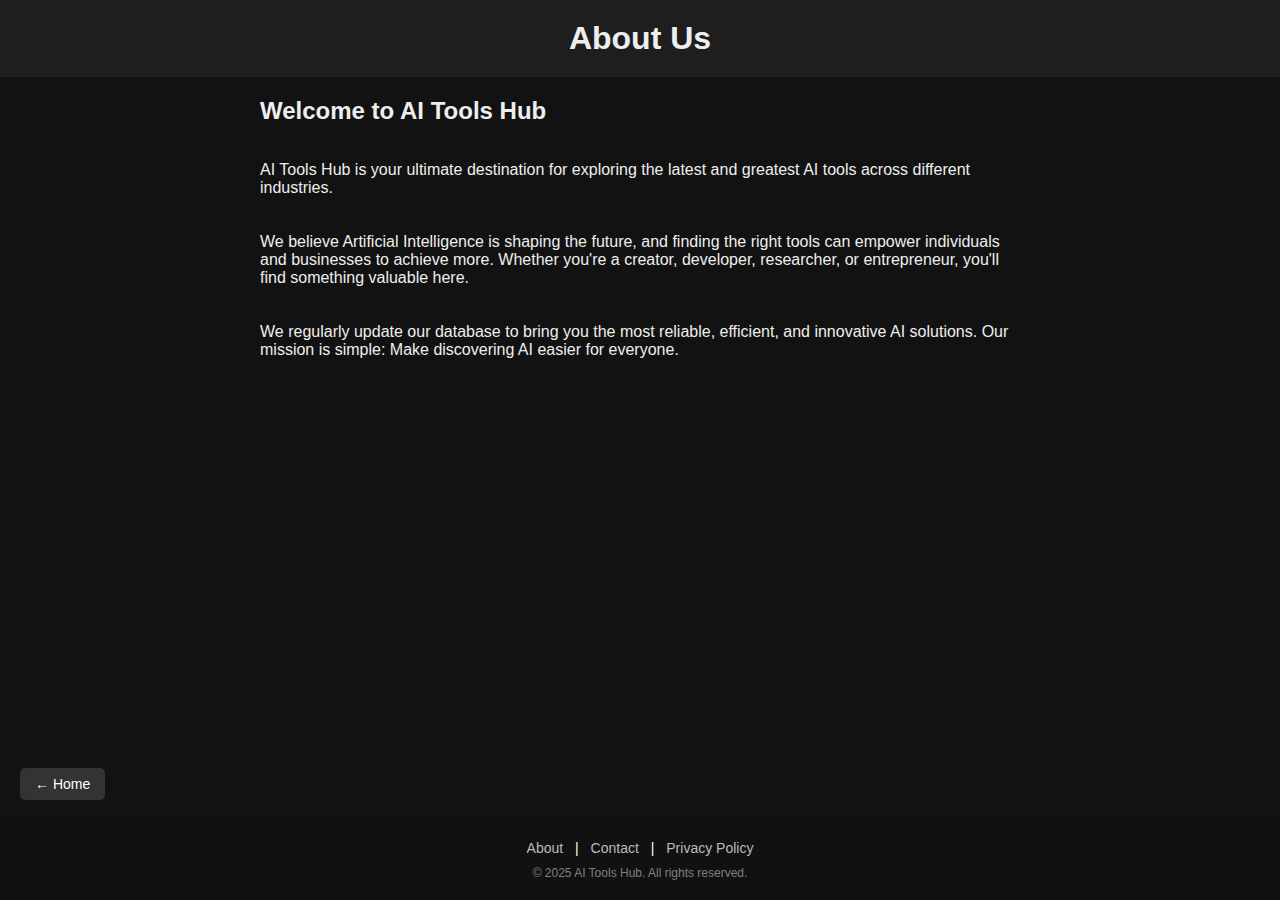
<file: about.html>
<!DOCTYPE html>
<html lang="en">
<head>
  <meta charset="UTF-8">
  <meta name="viewport" content="width=device-width, initial-scale=1">
  <title>About Us - AI Tools Hub</title>
  <link rel="stylesheet" href="style.css">
  <link rel="stylesheet" href="https://cdnjs.cloudflare.com/ajax/libs/font-awesome/6.4.0/css/all.min.css">
  <style>
    body {
      background: #121212;
      color: #eee;
      font-family: Arial, sans-serif;
      margin: 0;
      padding-bottom: 80px; /* space for fixed footer */
    }
    header {
      padding: 20px;
      text-align: center;
      background: #1e1e1e;
      position: relative;
    }
    .back-btn {
      position: absolute;
      left: 20px;
      top: 20px;
      background: #333334;
      color: white;
      border: none;
      padding: 8px 15px;
      border-radius: 5px;
      cursor: pointer;
      text-decoration: none;
      font-size: 14px;
    }
    .back-btn:hover {
      background: #2b2b2b;
    }
    .bottom-back-btn {
      position: fixed;
      left: 20px;
      bottom: 100px;
      background: #333334;
      color: white;
      border: none;
      padding: 8px 15px;
      border-radius: 5px;
      cursor: pointer;
      text-decoration: none;
      font-size: 14px;
      z-index: 999;
    }
    .bottom-back-btn:hover {
      background: #2b2b2b;
    }
    .content {
      padding: 20px;
      max-width: 800px;
      margin: auto;
    }
    footer {
      background-color: #111;
      color: white;
      padding: 20px;
      position: fixed;
      bottom: 0;
      width: 100%;
      text-align: center;
      font-size: 14px;
    }
    footer a {
      color: #bbb;
      margin: 0 8px;
      text-decoration: none;
    }

    /* Responsive Design */
    @media (max-width: 600px) {
      .back-btn, .bottom-back-btn {
        padding: 6px 12px;
        font-size: 12px;
      }
      .bottom-back-btn {
        bottom: 80px;
      }
    }
  </style>
</head>
<body>

<header>
  <h1>About Us</h1>
</header>

<section class="content">
  <h2>Welcome to AI Tools Hub</h2> </br></br>
  <p>AI Tools Hub is your ultimate destination for exploring the latest and greatest AI tools across different industries.</p> </br></br>
  <p>We believe Artificial Intelligence is shaping the future, and finding the right tools can empower individuals and businesses to achieve more. Whether you're a creator, developer, researcher, or entrepreneur, you'll find something valuable here.</p> </br></br>
  <p>We regularly update our database to bring you the most reliable, efficient, and innovative AI solutions. Our mission is simple: Make discovering AI easier for everyone.</p>
</section>

<a href="index.html" class="bottom-back-btn">← Home</a>

<footer>
  <div>
    <a href="about.html">About</a> |
    <a href="contact.html">Contact</a> |
    <a href="privacy-policy.html">Privacy Policy</a>
  </div>
  
  <div style="color: grey; font-size: 12px; margin-top:10px;">
    &copy; 2025 AI Tools Hub. All rights reserved.
  </div>
</footer>

</body>

</html>
</file>
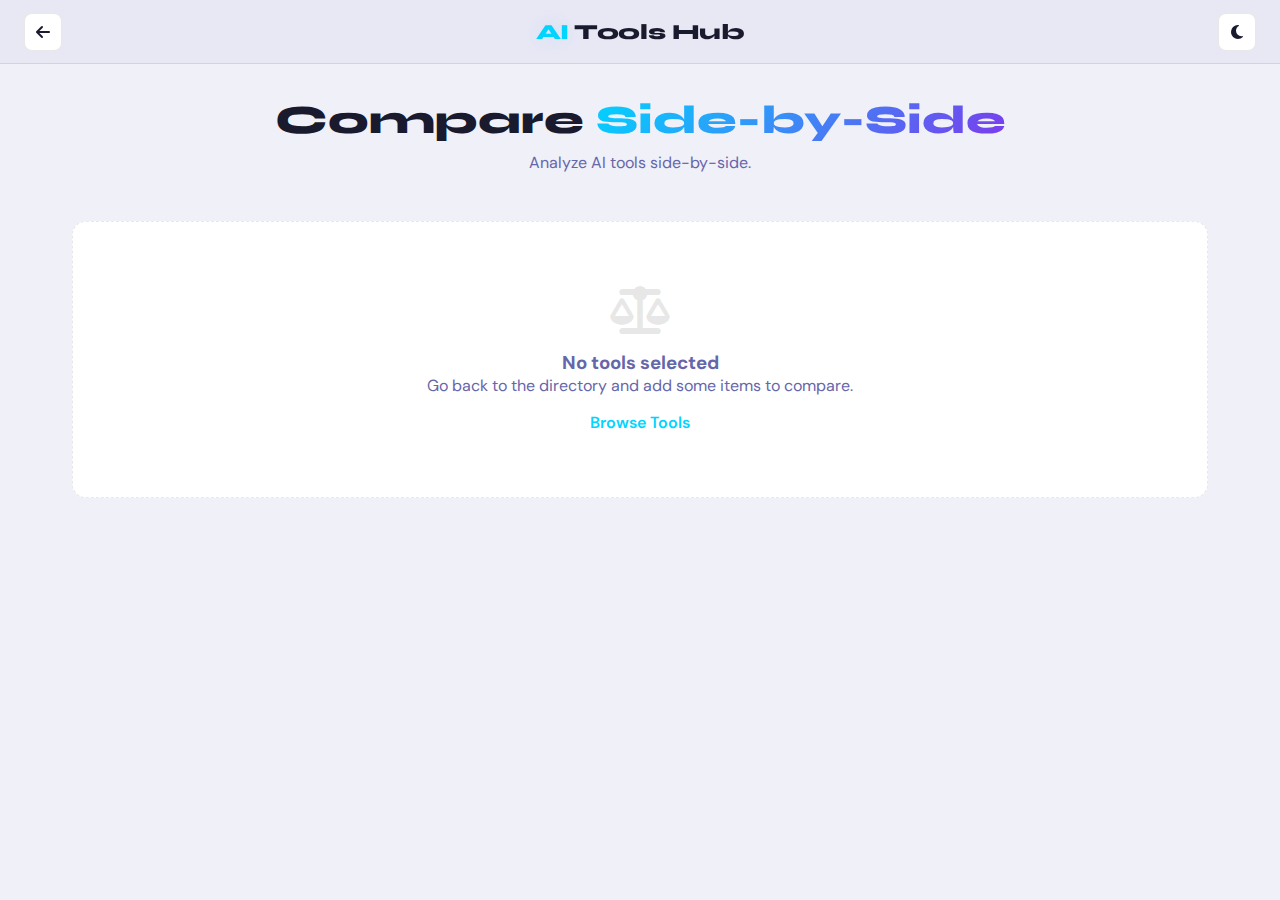
<file: compare.html>
<!DOCTYPE html>
<html lang="en">

<head>
  <meta charset="UTF-8">
  <meta name="viewport" content="width=device-width, initial-scale=1.0">
  <title>Compare Tools - AI Tools Hub</title>
  <link rel="preconnect" href="https://fonts.googleapis.com">
  <link
    href="https://fonts.googleapis.com/css2?family=Syne:wght@400;600;700;800&family=DM+Sans:wght@300;400;500&display=swap"
    rel="stylesheet">
  <link rel="stylesheet" href="https://cdnjs.cloudflare.com/ajax/libs/font-awesome/6.4.0/css/all.min.css">
  <link rel="stylesheet" href="style.css">
  <style>
    .compare-container {
      max-width: 1200px;
      margin: 0 auto;
      padding: 2rem;
      padding-top: calc(var(--header-h) + 2rem);
    }
    
    .compare-header {
      text-align: center;
      margin-bottom: 3rem;
    }
    
    .compare-title {
      font-family: var(--font-head);
      font-size: 2.5rem;
      font-weight: 800;
    }
    
    .compare-grid {
      display: grid;
      grid-auto-columns: minmax(0, 1fr);
      grid-auto-flow: column;
      gap: 1.5rem;
      overflow-x: auto;
      padding-bottom: 2rem;
    }
    
    .compare-col {
      background: var(--surface2);
      border: 1px solid var(--border);
      border-radius: var(--radius);
      padding: 2rem;
      position: relative;
      min-width: 300px;
    }
    
    .compare-col-header {
      text-align: center;
      margin-bottom: 2rem;
      padding-bottom: 1.5rem;
      border-bottom: 1px solid var(--border);
    }
    
    .compare-icon {
      font-size: 3rem;
      color: var(--accent);
      margin-bottom: 1rem;
      filter: drop-shadow(0 4px 10px rgba(0, 212, 255, 0.3));
    }
    
    .compare-name {
      font-family: var(--font-head);
      font-size: 1.5rem;
      margin-bottom: 0.5rem;
    }
    
    .compare-desc {
      color: var(--text-dim);
      font-size: 0.95rem;
      line-height: 1.5;
    }
    
    .compare-row {
      margin-bottom: 1.5rem;
    }
    
    .compare-label {
      font-size: 0.8rem;
      color: var(--text-dim);
      text-transform: uppercase;
      letter-spacing: 0.05em;
      margin-bottom: 0.4rem;
      font-weight: 700;
    }
    
    .compare-value {
      font-size: 1rem;
      color: var(--text);
    }
    
    .compare-empty {
      text-align: center;
      padding: 4rem 2rem;
      background: var(--surface);
      border: 1px dashed var(--border);
      border-radius: var(--radius);
      color: var(--text-dim);
    }
    
    .remove-compare-btn {
      position: absolute;
      top: 1rem;
      right: 1rem;
      background: rgba(239, 68, 68, 0.1);
      color: #ef4444;
      border: none;
      width: 30px;
      height: 30px;
      border-radius: 50%;
      cursor: pointer;
      display: flex;
      align-items: center;
      justify-content: center;
      transition: all 0.2s;
    }
    
    .remove-compare-btn:hover {
      background: #ef4444;
      color: #fff;
    }
  </style>
</head>

<body>

  <header class="header">
    <div class="left-section">
      <a href="javascript:history.back()" style="text-decoration:none;">
        <button
          style="background:var(--surface);border:1px solid var(--border);color:var(--text);width:38px;height:38px;border-radius:8px;cursor:pointer;display:flex;align-items:center;justify-content:center;font-size:1rem;transition:all 0.2s;">
          <i class="fas fa-arrow-left"></i>
        </button>
      </a>
    </div>
    <div class="logo"><span class="logo-ai">AI</span> Tools Hub</div>
    <div class="right-section">
      <button id="theme-toggle" aria-label="Toggle theme"><i class="fas fa-circle-half-stroke"></i></button>
    </div>
  </header>

  <main class="compare-container">
    <div class="compare-header">
      <h1 class="compare-title">Compare <span class="gradient-text">Side-by-Side</span></h1>
      <p style="color: var(--text-dim); margin-top: 0.5rem;" id="compare-subtitle">Analyze features, pricing, and ratings.</p>
    </div>
    
    <div id="compare-grid" class="compare-grid">
      <!-- Cards injected here via JS -->
    </div>
  </main>

  <!-- script dependencies -->
  <!-- We need the data arrays. Since we don't have a single source of truth file without logic, we'll embed the reading logic -->
  <script src="compare.js"></script>
</body>

</html>
</file>
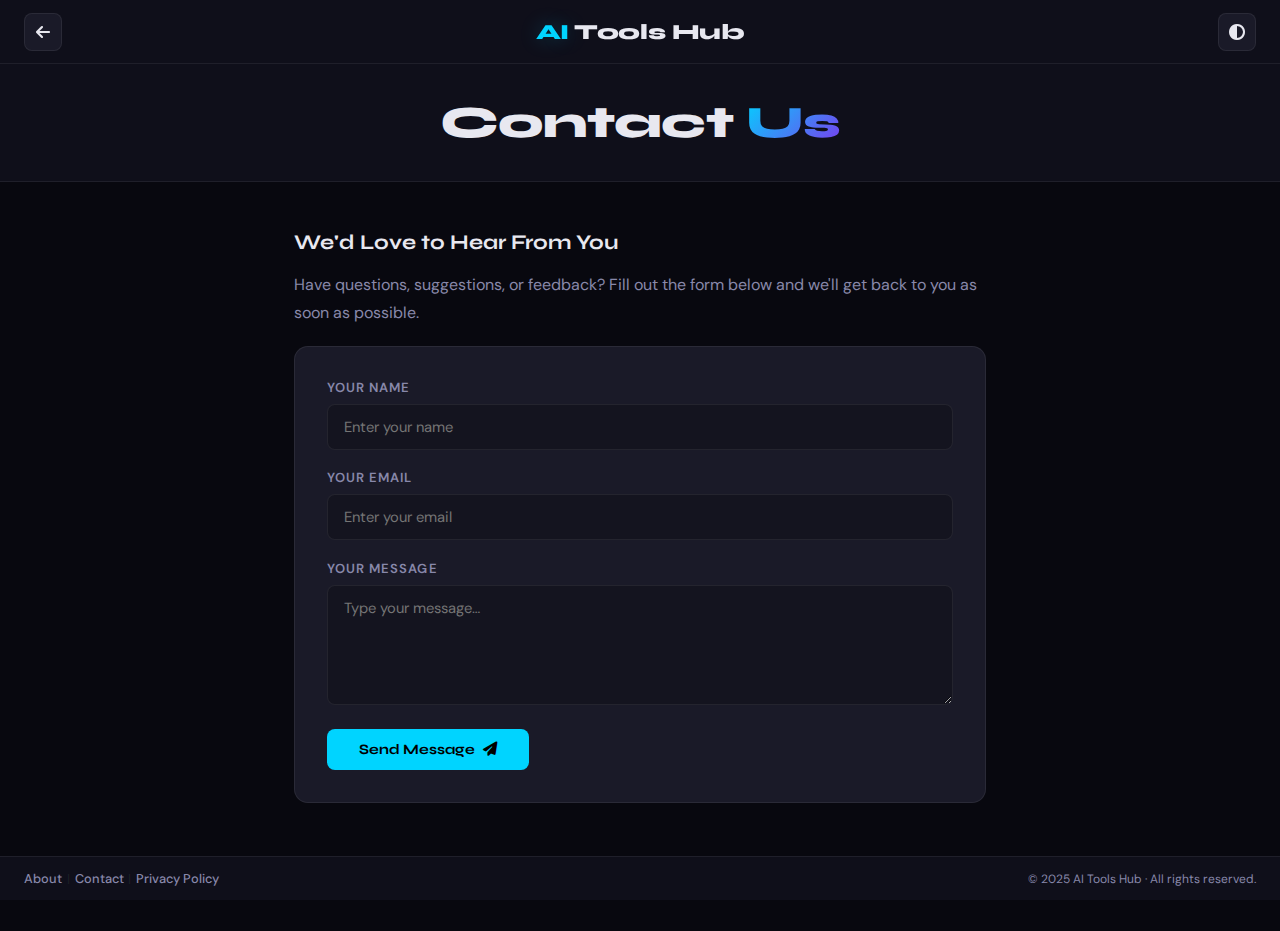
<file: contact.html>
<!DOCTYPE html>
<html lang="en">
<head>
  <meta charset="UTF-8">
  <meta name="viewport" content="width=device-width, initial-scale=1.0">
  <title>Contact Us – AI Tools Hub</title>
  <link rel="preconnect" href="https://fonts.googleapis.com">
  <link href="https://fonts.googleapis.com/css2?family=Syne:wght@400;600;700;800&family=DM+Sans:wght@300;400;500&display=swap" rel="stylesheet">
  <link rel="stylesheet" href="https://cdnjs.cloudflare.com/ajax/libs/font-awesome/6.4.0/css/all.min.css">
  <link rel="stylesheet" href="style.css">
  <style>
    .contact-form {
      background: var(--surface);
      border: 1px solid var(--border);
      border-radius: var(--radius);
      padding: 2rem;
      margin-top: 1rem;
    }
    .form-group { margin-bottom: 1.2rem; }
    .form-group label {
      display: block;
      font-size: 0.82rem;
      font-weight: 600;
      text-transform: uppercase;
      letter-spacing: 0.08em;
      color: var(--text-dim);
      margin-bottom: 0.5rem;
    }
    .form-group input,
    .form-group textarea {
      width: 100%;
      background: var(--bg3);
      border: 1px solid var(--border);
      border-radius: var(--radius-sm);
      padding: 0.75rem 1rem;
      color: var(--text);
      font-family: var(--font-body);
      font-size: 0.92rem;
      outline: none;
      transition: border-color 0.2s, box-shadow 0.2s;
    }
    .form-group input:focus,
    .form-group textarea:focus {
      border-color: var(--accent);
      box-shadow: 0 0 0 3px var(--accent-glow);
    }
    .form-group textarea { resize: vertical; min-height: 120px; }
    .submit-btn {
      display: inline-flex;
      align-items: center;
      gap: 0.5rem;
      padding: 0.75rem 2rem;
      background: var(--accent);
      color: #000;
      border: none;
      border-radius: var(--radius-sm);
      font-family: var(--font-head);
      font-size: 0.9rem;
      font-weight: 700;
      cursor: pointer;
      transition: all 0.22s cubic-bezier(0.34, 1.56, 0.64, 1);
    }
    .submit-btn:hover {
      transform: translateY(-2px);
      box-shadow: 0 8px 24px rgba(0,212,255,0.4);
    }
  </style>
</head>
<body>

<header class="header">
  <div class="left-section">
    <a href="index.html" style="text-decoration:none;">
      <button style="background:var(--surface);border:1px solid var(--border);color:var(--text);width:38px;height:38px;border-radius:8px;cursor:pointer;display:flex;align-items:center;justify-content:center;font-size:1rem;transition:all 0.2s;">
        <i class="fas fa-arrow-left"></i>
      </button>
    </a>
  </div>
  <div class="logo"><span class="logo-ai">AI</span> Tools Hub</div>
  <div class="right-section">
    <button id="theme-toggle"><i class="fas fa-circle-half-stroke"></i></button>
  </div>
</header>

<div class="page-header">
  <h1>Contact <span class="gradient-text">Us</span></h1>
</div>

<section class="page-content">
  <h2>We'd Love to Hear From You</h2>
  <p>Have questions, suggestions, or feedback? Fill out the form below and we'll get back to you as soon as possible.</p>

  <div class="contact-form">
    <div class="form-group">
      <label for="name">Your Name</label>
      <input type="text" id="name" placeholder="Enter your name" required>
    </div>
    <div class="form-group">
      <label for="email">Your Email</label>
      <input type="email" id="email" placeholder="Enter your email" required>
    </div>
    <div class="form-group">
      <label for="message">Your Message</label>
      <textarea id="message" placeholder="Type your message…" required></textarea>
    </div>
    <button class="submit-btn">Send Message <i class="fas fa-paper-plane"></i></button>
  </div>
</section>

<footer class="footer">
  <div class="footer-links">
    <a href="about.html">About</a><span class="sep">|</span>
    <a href="contact.html">Contact</a><span class="sep">|</span>
    <a href="privacy-policy.html">Privacy Policy</a>
  </div>
  <div class="footer-notice">© 2025 AI Tools Hub · All rights reserved.</div>
</footer>

<script>
  const t = document.getElementById('theme-toggle');
  t.addEventListener('click', () => {
    document.body.classList.toggle('light-theme');
    localStorage.setItem('aihub_theme', document.body.classList.contains('light-theme') ? 'light' : 'dark');
  });
  if (localStorage.getItem('aihub_theme') === 'light') document.body.classList.add('light-theme');

  const SERVICE_ID  = 'service_yxtw8hl';
const TEMPLATE_ID = 'template_n1uozlm';
const PUBLIC_KEY  = 'sHWHrCtqW2v7UR-CM';
</script>
</body>
</html>
</file>
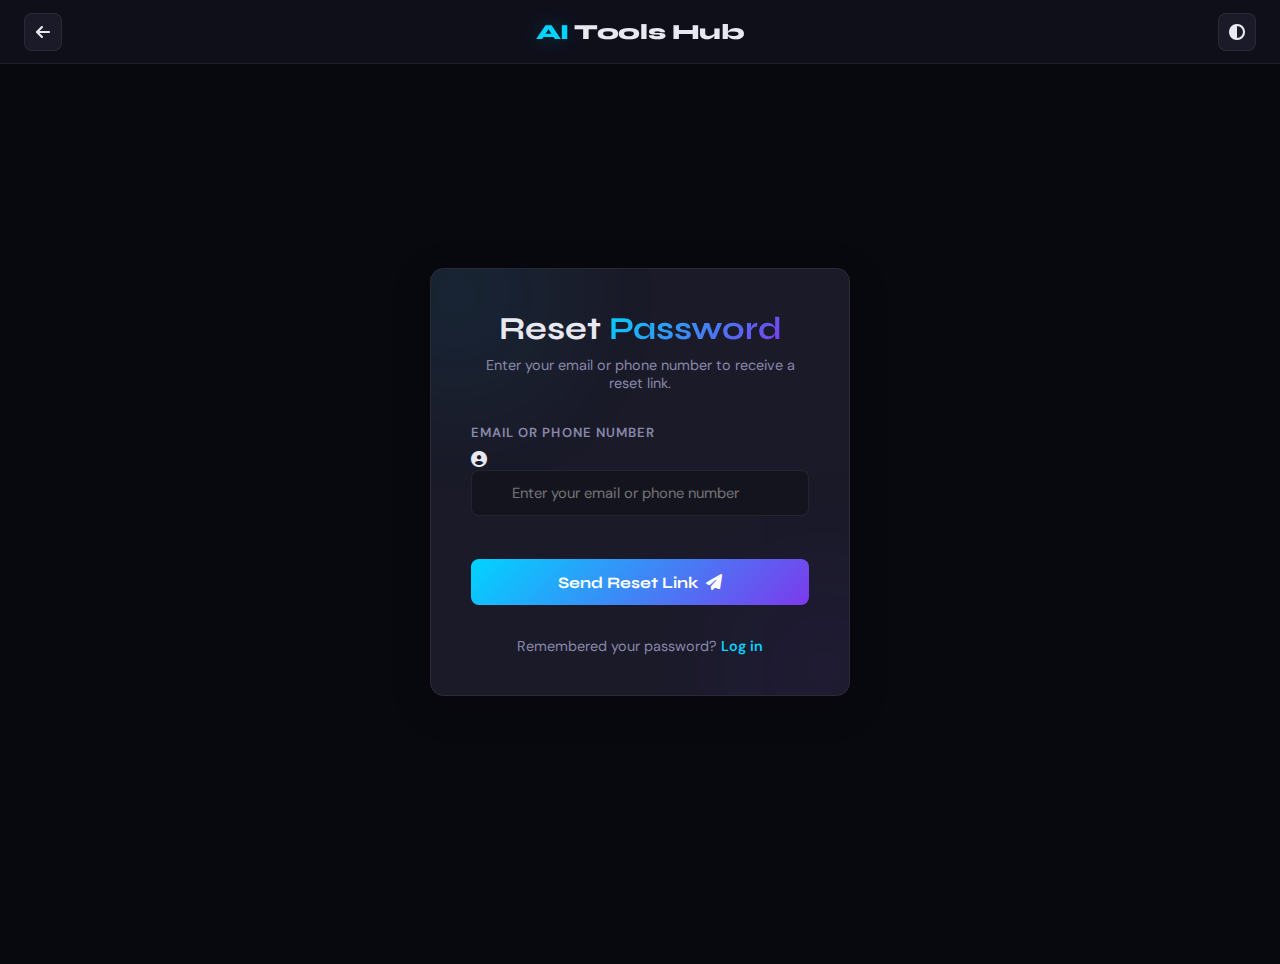
<file: forgot-password.html>
<!DOCTYPE html>
<html lang="en">

<head>
  <meta charset="UTF-8">
  <meta name="viewport" content="width=device-width, initial-scale=1.0">
  <title>Forgot Password - AI Tools Hub</title>
  <link rel="preconnect" href="https://fonts.googleapis.com">
  <link
    href="https://fonts.googleapis.com/css2?family=Syne:wght@400;600;700;800&family=DM+Sans:wght@300;400;500&display=swap"
    rel="stylesheet">
  <link rel="stylesheet" href="https://cdnjs.cloudflare.com/ajax/libs/font-awesome/6.4.0/css/all.min.css">
  <link rel="stylesheet" href="style.css">
  <link rel="stylesheet" href="login.css">
</head>

<body>

  <header class="header">
    <div class="left-section">
      <a href="login.html" style="text-decoration:none;">
        <button
          style="background:var(--surface);border:1px solid var(--border);color:var(--text);width:38px;height:38px;border-radius:8px;cursor:pointer;display:flex;align-items:center;justify-content:center;font-size:1rem;transition:all 0.2s;">
          <i class="fas fa-arrow-left"></i>
        </button>
      </a>
    </div>
    <div class="logo"><span class="logo-ai">AI</span> Tools Hub</div>
    <div class="right-section">
      <button id="theme-toggle" aria-label="Toggle theme"><i class="fas fa-circle-half-stroke"></i></button>
    </div>
  </header>

  <main class="login-wrapper">
    <div class="login-container">
      <div class="login-content">
        <div class="login-header">
          <h1>Reset <span class="gradient-text">Password</span></h1>
          <p>Enter your email or phone number to receive a reset link.</p>
        </div>

        <form id="forgot-pw-form" action="#" method="POST">
          <div class="form-group">
            <label for="contact">Email or Phone Number</label>
            <div class="input-wrapper">
              <i class="fas fa-user-circle"></i>
              <input type="text" id="contact" placeholder="Enter your email or phone number" required>
            </div>
          </div>

          <button type="submit" class="submit-btn" style="margin-top: 1.5rem;">Send Reset Link <i class="fas fa-paper-plane"></i></button>
        </form>

        <div class="login-footer" style="margin-top: 2rem;">
          Remembered your password? <a href="login.html" id="login-link">Log in</a>
        </div>
      </div>
    </div>
  </main>

  <div id="toast" class="toast"></div>

  <script src="forgot-password.js"></script>
</body>

</html>
</file>
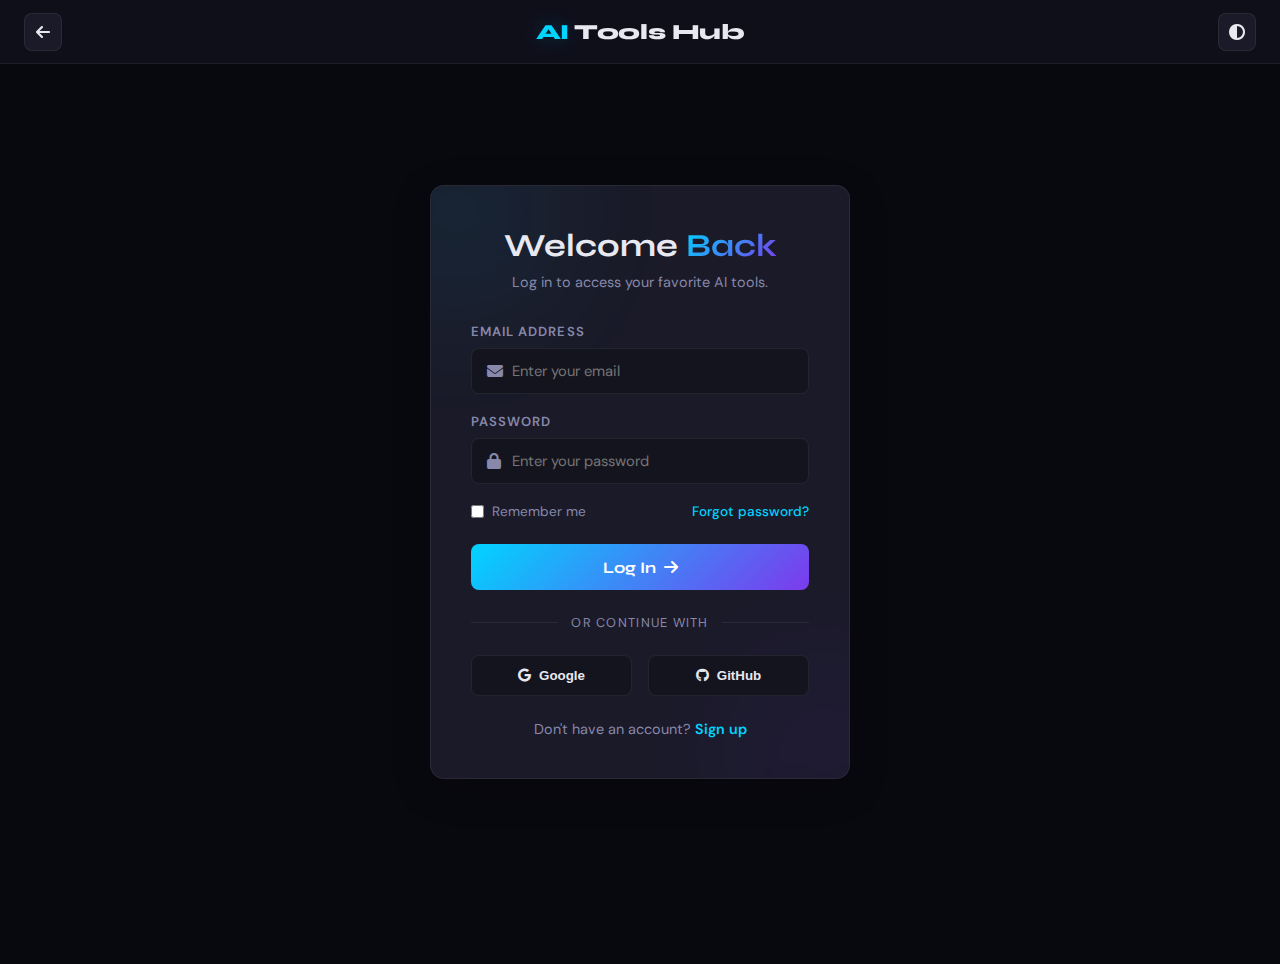
<file: login.html>
<!DOCTYPE html>
<html lang="en">

<head>
  <meta charset="UTF-8">
  <meta name="viewport" content="width=device-width, initial-scale=1.0">
  <title>Login - AI Tools Hub</title>
  <link rel="preconnect" href="https://fonts.googleapis.com">
  <link
    href="https://fonts.googleapis.com/css2?family=Syne:wght@400;600;700;800&family=DM+Sans:wght@300;400;500&display=swap"
    rel="stylesheet">
  <link rel="stylesheet" href="https://cdnjs.cloudflare.com/ajax/libs/font-awesome/6.4.0/css/all.min.css">
  <link rel="stylesheet" href="style.css">
  <link rel="stylesheet" href="login.css">
</head>

<body>

  <header class="header">
    <div class="left-section">
      <a href="index.html" style="text-decoration:none;">
        <button
          style="background:var(--surface);border:1px solid var(--border);color:var(--text);width:38px;height:38px;border-radius:8px;cursor:pointer;display:flex;align-items:center;justify-content:center;font-size:1rem;transition:all 0.2s;">
          <i class="fas fa-arrow-left"></i>
        </button>
      </a>
    </div>
    <div class="logo"><span class="logo-ai">AI</span> Tools Hub</div>
    <div class="right-section">
      <button id="theme-toggle" aria-label="Toggle theme"><i class="fas fa-circle-half-stroke"></i></button>
    </div>
  </header>

  <main class="login-wrapper">
    <div class="login-container">
      <div class="login-content">
        <div class="login-header">
          <h1>Welcome <span class="gradient-text">Back</span></h1>
          <p>Log in to access your favorite AI tools.</p>
        </div>

        <form id="login-form" action="#" method="POST">
          <div class="form-group">
            <label for="email">Email Address</label>
            <div class="input-wrapper">
              <i class="fas fa-envelope"></i>
              <input type="email" id="email" placeholder="Enter your email" required>
            </div>
          </div>

          <div class="form-group">
            <label for="password">Password</label>
            <div class="input-wrapper">
              <i class="fas fa-lock"
                style="position: absolute; left: 1rem; top: 50%; transform: translateY(-50%); color: var(--text-dim);"></i>
              <input type="password" id="password" placeholder="Enter your password" required
                style="padding-right: 2.5rem;">
              <i class="fas fa-eye" id="toggle-password"
                style="position: absolute; right: 1rem; left: auto; top: 50%; transform: translateY(-50%); cursor: pointer; color: var(--text-dim); display: none;"
                title="Toggle Password Visibility"></i>
            </div>
          </div>

          <div class="form-options">
            <label class="remember-me">
              <input type="checkbox"> Remember me
            </label>
            <a href="forgot-password.html" class="forgot-password">Forgot password?</a>
          </div>

          <button type="submit" class="submit-btn">Log In <i class="fas fa-arrow-right"></i></button>
        </form>

        <div class="divider">Or continue with</div>

        <div class="social-login">
          <button class="social-btn" type="button" id="google-login">
            <i class="fab fa-google"></i> Google
          </button>
          <button class="social-btn" type="button" id="github-login">
            <i class="fab fa-github"></i> GitHub
          </button>
        </div>

        <div class="login-footer">
          Don't have an account? <a href="register.html" id="signup-link">Sign up</a>
        </div>
      </div>
    </div>
  </main>

  <div id="toast" class="toast"></div>

  <script src="login.js"></script>
</body>

</html>
</file>
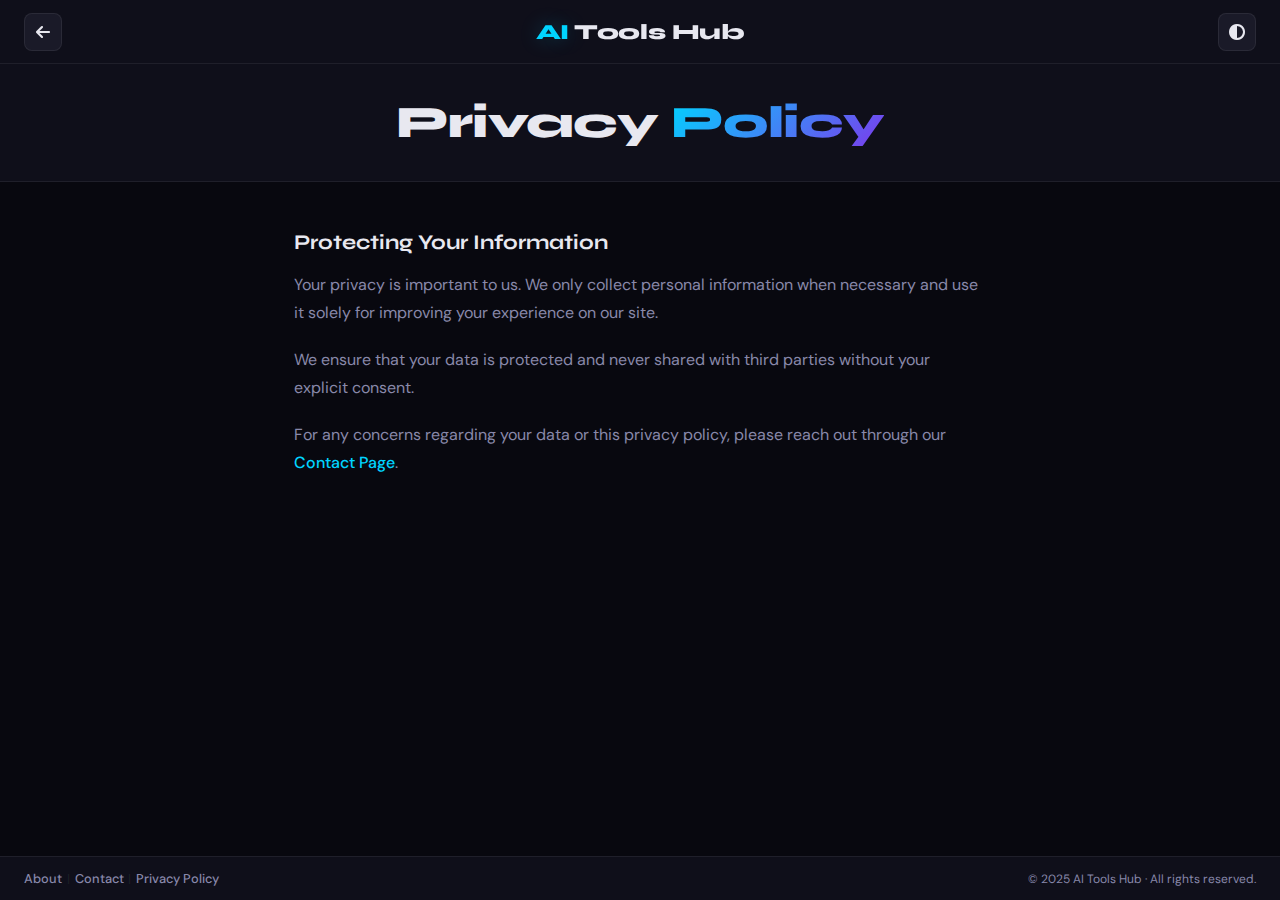
<file: privacy-policy.html>
<!DOCTYPE html>
<html lang="en">
<head>
  <meta charset="UTF-8">
  <meta name="viewport" content="width=device-width, initial-scale=1.0">
  <title>Privacy Policy – AI Tools Hub</title>
  <link rel="preconnect" href="https://fonts.googleapis.com">
  <link href="https://fonts.googleapis.com/css2?family=Syne:wght@400;600;700;800&family=DM+Sans:wght@300;400;500&display=swap" rel="stylesheet">
  <link rel="stylesheet" href="https://cdnjs.cloudflare.com/ajax/libs/font-awesome/6.4.0/css/all.min.css">
  <link rel="stylesheet" href="style.css">
</head>
<body>

<header class="header">
  <div class="left-section">
    <a href="index.html" style="text-decoration:none;">
      <button style="background:var(--surface);border:1px solid var(--border);color:var(--text);width:38px;height:38px;border-radius:8px;cursor:pointer;display:flex;align-items:center;justify-content:center;font-size:1rem;transition:all 0.2s;">
        <i class="fas fa-arrow-left"></i>
      </button>
    </a>
  </div>
  <div class="logo"><span class="logo-ai">AI</span> Tools Hub</div>
  <div class="right-section">
    <button id="theme-toggle"><i class="fas fa-circle-half-stroke"></i></button>
  </div>
</header>

<div class="page-header">
  <h1>Privacy <span class="gradient-text">Policy</span></h1>
</div>

<section class="page-content">
  <h2>Protecting Your Information</h2>
  <p>Your privacy is important to us. We only collect personal information when necessary and use it solely for improving your experience on our site.</p>
  <p>We ensure that your data is protected and never shared with third parties without your explicit consent.</p>
  <p>For any concerns regarding your data or this privacy policy, please reach out through our <a href="contact.html" style="color:var(--accent);text-decoration:none;font-weight:500;">Contact Page</a>.</p>
</section>

<footer class="footer">
  <div class="footer-links">
    <a href="about.html">About</a><span class="sep">|</span>
    <a href="contact.html">Contact</a><span class="sep">|</span>
    <a href="privacy-policy.html">Privacy Policy</a>
  </div>
  <div class="footer-notice">© 2025 AI Tools Hub · All rights reserved.</div>
</footer>

<script>
  const t = document.getElementById('theme-toggle');
  t.addEventListener('click', () => {
    document.body.classList.toggle('light-theme');
    localStorage.setItem('aihub_theme', document.body.classList.contains('light-theme') ? 'light' : 'dark');
  });
  if (localStorage.getItem('aihub_theme') === 'light') document.body.classList.add('light-theme');
</script>
</body>
</html>
</file>
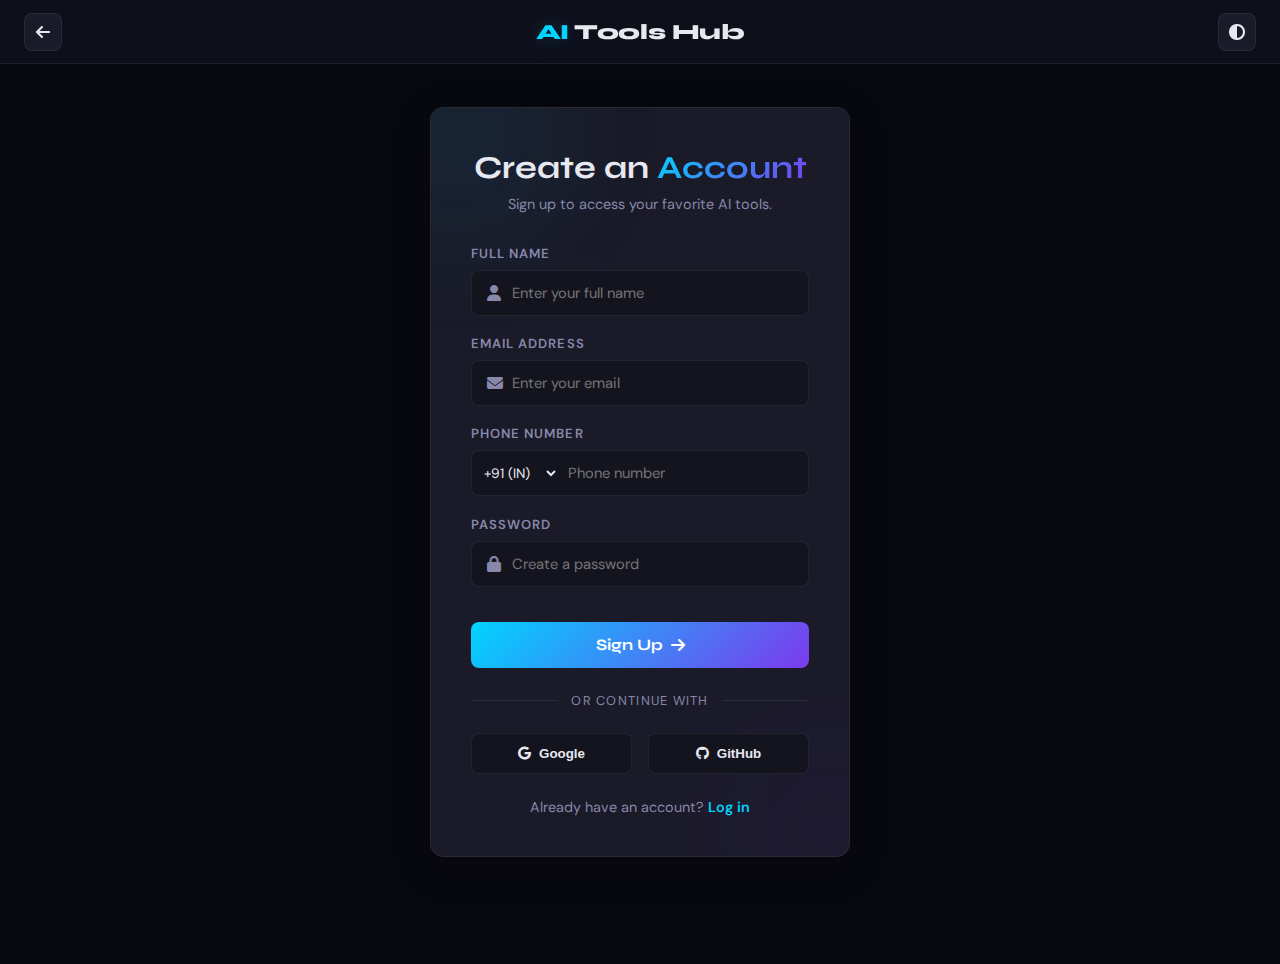
<file: register.html>
<!DOCTYPE html>
<html lang="en">

<head>
  <meta charset="UTF-8">
  <meta name="viewport" content="width=device-width, initial-scale=1.0">
  <title>Register - AI Tools Hub</title>
  <link rel="preconnect" href="https://fonts.googleapis.com">
  <link
    href="https://fonts.googleapis.com/css2?family=Syne:wght@400;600;700;800&family=DM+Sans:wght@300;400;500&display=swap"
    rel="stylesheet">
  <link rel="stylesheet" href="https://cdnjs.cloudflare.com/ajax/libs/font-awesome/6.4.0/css/all.min.css">
  <link rel="stylesheet" href="style.css">
  <link rel="stylesheet" href="register.css">
</head>

<body>

  <header class="header">
    <div class="left-section">
      <a href="index.html" style="text-decoration:none;">
        <button
          style="background:var(--surface);border:1px solid var(--border);color:var(--text);width:38px;height:38px;border-radius:8px;cursor:pointer;display:flex;align-items:center;justify-content:center;font-size:1rem;transition:all 0.2s;">
          <i class="fas fa-arrow-left"></i>
        </button>
      </a>
    </div>
    <div class="logo"><span class="logo-ai">AI</span> Tools Hub</div>
    <div class="right-section">
      <button id="theme-toggle" aria-label="Toggle theme"><i class="fas fa-circle-half-stroke"></i></button>
    </div>
  </header>

  <main class="register-wrapper">
    <div class="register-container">
      <div class="register-content">
        <div class="register-header">
          <h1>Create an <span class="gradient-text">Account</span></h1>
          <p>Sign up to access your favorite AI tools.</p>
        </div>

        <form id="register-form" action="#" method="POST">
          <div class="form-group">
            <label for="name">Full Name</label>
            <div class="input-wrapper">
              <i class="fas fa-user"></i>
              <input type="text" id="name" placeholder="Enter your full name" required>
            </div>
          </div>

          <div class="form-group">
            <label for="email">Email Address</label>
            <div class="input-wrapper">
              <i class="fas fa-envelope"></i>
              <input type="email" id="email" placeholder="Enter your email" required>
            </div>
          </div>

          <div class="form-group">
            <label for="phone">Phone Number</label>
            <div class="input-wrapper">
              <select id="country-code" style="position: absolute; left: 0; top: 0; bottom: 0; width: 5.5rem; background: var(--bg3); border: 1px solid var(--border); border-right: none; border-radius: var(--radius-sm) 0 0 var(--radius-sm); color: var(--text); padding-left: 0.5rem; font-family: var(--font-body); font-size: 0.85rem; outline: none; cursor: pointer; z-index: 2;">
                <option value="+1">+1 (US)</option>
                <option value="+7">+7 (RU)</option>
                <option value="+20">+20 (EG)</option>
                <option value="+27">+27 (ZA)</option>
                <option value="+33">+33 (FR)</option>
                <option value="+44">+44 (UK)</option>
                <option value="+49">+49 (DE)</option>
                <option value="+55">+55 (BR)</option>
                <option value="+61">+61 (AU)</option>
                <option value="+81">+81 (JP)</option>
                <option value="+86">+86 (CN)</option>
                <option value="+91" selected>+91 (IN)</option>
                <option value="+92">+92 (PK)</option>
                <option value="+971">+971 (AE)</option>
              </select>
              <input type="tel" id="phone" placeholder="Phone number" required style="padding-left: 6rem;">
            </div>
          </div>

          <div class="form-group">
            <label for="password">Password</label>
            <div class="input-wrapper">
              <i class="fas fa-lock"></i>
              <input type="password" id="password" placeholder="Create a password" required>
            </div>
          </div>

          <button type="submit" class="submit-btn" style="margin-top: 1rem;">Sign Up <i class="fas fa-arrow-right"></i></button>
        </form>

        <div class="divider">Or continue with</div>

        <div class="social-register">
          <button class="social-btn" type="button" id="google-login">
            <i class="fab fa-google"></i> Google
          </button>
          <button class="social-btn" type="button" id="github-login">
            <i class="fab fa-github"></i> GitHub
          </button>
        </div>

        <div class="register-footer">
          Already have an account? <a href="login.html" id="login-link">Log in</a>
        </div>
      </div>
    </div>
  </main>

  <div id="toast" class="toast"></div>

  <script src="register.js"></script>
</body>

</html>
</file>
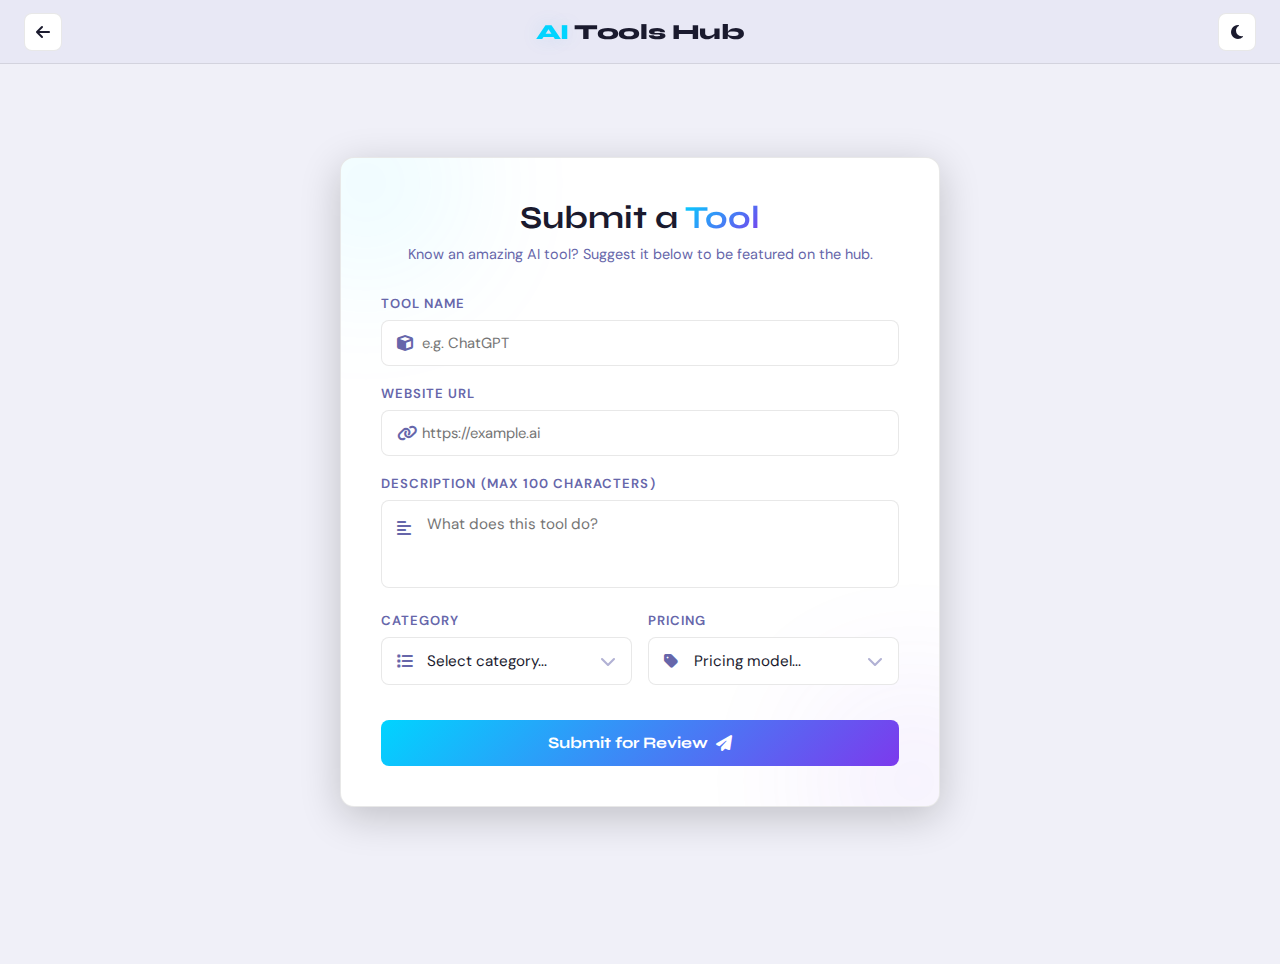
<file: submit.html>
<!DOCTYPE html>
<html lang="en">

<head>
  <meta charset="UTF-8">
  <meta name="viewport" content="width=device-width, initial-scale=1.0">
  <title>Submit a Tool - AI Tools Hub</title>
  <link rel="preconnect" href="https://fonts.googleapis.com">
  <link
    href="https://fonts.googleapis.com/css2?family=Syne:wght@400;600;700;800&family=DM+Sans:wght@300;400;500&display=swap"
    rel="stylesheet">
  <link rel="stylesheet" href="https://cdnjs.cloudflare.com/ajax/libs/font-awesome/6.4.0/css/all.min.css">
  <link rel="stylesheet" href="style.css">
  <link rel="stylesheet" href="register.css">
</head>

<body>

  <header class="header">
    <div class="left-section">
      <a href="index.html" style="text-decoration:none;">
        <button
          style="background:var(--surface);border:1px solid var(--border);color:var(--text);width:38px;height:38px;border-radius:8px;cursor:pointer;display:flex;align-items:center;justify-content:center;font-size:1rem;transition:all 0.2s;">
          <i class="fas fa-arrow-left"></i>
        </button>
      </a>
    </div>
    <div class="logo"><span class="logo-ai">AI</span> Tools Hub</div>
    <div class="right-section">
      <button id="theme-toggle" aria-label="Toggle theme"><i class="fas fa-circle-half-stroke"></i></button>
    </div>
  </header>

  <main class="register-wrapper">
    <div class="register-container" style="max-width: 600px;">
      <div class="register-content">
        <div class="register-header">
          <h1>Submit a <span class="gradient-text">Tool</span></h1>
          <p>Know an amazing AI tool? Suggest it below to be featured on the hub.</p>
        </div>

        <form id="submit-form" action="#" method="POST">
          <div class="form-group">
            <label for="tool-name">Tool Name</label>
            <div class="input-wrapper">
              <i class="fas fa-cube"></i>
              <input type="text" id="tool-name" placeholder="e.g. ChatGPT" required>
            </div>
          </div>

          <div class="form-group">
            <label for="tool-url">Website URL</label>
            <div class="input-wrapper">
              <i class="fas fa-link"></i>
              <input type="url" id="tool-url" placeholder="https://example.ai" required>
            </div>
          </div>

          <div class="form-group">
            <label for="tool-desc">Description (max 100 characters)</label>
            <div class="input-wrapper">
              <i class="fas fa-align-left" style="top: 1.2rem; transform: none;"></i>
              <textarea id="tool-desc" placeholder="What does this tool do?" rows="3" required style="width: 100%; background: var(--bg3); border: 1px solid var(--border); border-radius: var(--radius-sm); color: var(--text); padding: 0.8rem 1rem 0.8rem 2.8rem; font-family: var(--font-body); font-size: 0.95rem; outline: none; transition: border-color 0.2s, box-shadow 0.2s; resize: none;"></textarea>
            </div>
          </div>

          <div class="form-group" style="display: flex; gap: 1rem;">
            <div style="flex: 1;">
              <label for="tool-category">Category</label>
              <div class="input-wrapper">
                <i class="fas fa-list"></i>
                <select id="tool-category" required style="width: 100%; background: var(--bg3); border: 1px solid var(--border); border-radius: var(--radius-sm); color: var(--text); padding: 0.8rem 1rem 0.8rem 2.8rem; font-family: var(--font-body); font-size: 0.95rem; outline: none; transition: border-color 0.2s, box-shadow 0.2s; -webkit-appearance: none; appearance: none; cursor: pointer;">
                  <option value="" disabled selected>Select category...</option>
                  <option value="writing">Chat / Writing</option>
                  <option value="image">Image Generation</option>
                  <option value="video">Video Generation</option>
                  <option value="coding">Coding / Dev</option>
                  <option value="ui">UI Generation (Template)</option>
                  <option value="frontend">App Builder (Template)</option>
                  <option value="misc">Miscellaneous</option>
                </select>
                <i class="fas fa-chevron-down" style="position: absolute; right: 1rem; left: auto; opacity: 0.5; pointer-events: none;"></i>
              </div>
            </div>
            
            <div style="flex: 1;">
              <label for="tool-pricing">Pricing</label>
              <div class="input-wrapper">
                <i class="fas fa-tag"></i>
                <select id="tool-pricing" required style="width: 100%; background: var(--bg3); border: 1px solid var(--border); border-radius: var(--radius-sm); color: var(--text); padding: 0.8rem 1rem 0.8rem 2.8rem; font-family: var(--font-body); font-size: 0.95rem; outline: none; transition: border-color 0.2s, box-shadow 0.2s; -webkit-appearance: none; appearance: none; cursor: pointer;">
                  <option value="" disabled selected>Pricing model...</option>
                  <option value="free">Free</option>
                  <option value="freemium">Freemium</option>
                  <option value="paid">Paid</option>
                </select>
                <i class="fas fa-chevron-down" style="position: absolute; right: 1rem; left: auto; opacity: 0.5; pointer-events: none;"></i>
              </div>
            </div>
          </div>

          <button type="submit" class="submit-btn" style="margin-top: 1rem;">Submit for Review <i class="fas fa-paper-plane"></i></button>
        </form>

      </div>
    </div>
  </main>

  <div id="toast" class="toast"></div>

  <script src="submit.js"></script>
</body>

</html>
</file>
<file: style.css>
/* ═══════════════════════════════════════════
   FONTS & VARIABLES
═══════════════════════════════════════════ */
@import url('https://fonts.googleapis.com/css2?family=Syne:wght@400;600;700;800&family=DM+Sans:ital,wght@0,300;0,400;0,500;1,300&display=swap');

:root {
  --bg:          #08080f;
  --bg2:         #0f0f1a;
  --bg3:         #14141f;
  --surface:     #1a1a28;
  --surface2:    #21213a;
  --border:      rgba(255,255,255,0.07);
  --text:        #e8e8f0;
  --text-dim:    #8888aa;
  --accent:      #00d4ff;
  --accent2:     #7c3aed;
  --accent-glow: rgba(0,212,255,0.25);
  --green:       #22c55e;
  --yellow:      #eab308;
  --red:         #ef4444;
  --orange:      #f97316;
  --radius:      14px;
  --radius-sm:   8px;
  --shadow:      0 4px 24px rgba(0,0,0,0.5);
  --font-head:   'Syne', sans-serif;
  --font-body:   'DM Sans', sans-serif;
  --sidebar-w:   220px;
  --header-h:    64px;
}

.light-theme {
  --bg:        #f0f0f8;
  --bg2:       #e8e8f5;
  --bg3:       #ffffff;
  --surface:   #ffffff;
  --surface2:  #f5f5ff;
  --border:    rgba(0,0,0,0.09);
  --text:      #1a1a2e;
  --text-dim:  #6666aa;
  --accent-glow: rgba(0,150,220,0.15);
  --shadow:    0 4px 24px rgba(0,0,0,0.12);
}

/* ═══════════════════════════════════════════
   RESET & BASE
═══════════════════════════════════════════ */
*, *::before, *::after { margin: 0; padding: 0; box-sizing: border-box; }

html { scroll-behavior: smooth; }

body {
  background: var(--bg);
  color: var(--text);
  font-family: var(--font-body);
  font-weight: 400;
  min-height: 100vh;
  transition: background 0.3s, color 0.3s;
  overflow-x: hidden;
}

/* ═══════════════════════════════════════════
   HEADER
═══════════════════════════════════════════ */
.header {
  position: fixed;
  top: 0; left: 0; right: 0;
  height: var(--header-h);
  background: var(--bg2);
  border-bottom: 1px solid var(--border);
  display: flex;
  align-items: center;
  justify-content: space-between;
  padding: 0 1.5rem;
  z-index: 1000;
  backdrop-filter: blur(12px);
}

.logo {
  font-family: var(--font-head);
  font-size: 1.35rem;
  font-weight: 800;
  letter-spacing: -0.02em;
  color: var(--text);
}

.logo-ai {
  color: var(--accent);
  text-shadow: 0 0 20px var(--accent-glow);
}

#menu-toggle, #theme-toggle {
  background: var(--surface);
  border: 1px solid var(--border);
  color: var(--text);
  width: 38px;
  height: 38px;
  border-radius: var(--radius-sm);
  cursor: pointer;
  display: flex;
  align-items: center;
  justify-content: center;
  font-size: 1rem;
  transition: all 0.2s;
}
#menu-toggle:hover, #theme-toggle:hover {
  background: var(--surface2);
  border-color: var(--accent);
  color: var(--accent);
  box-shadow: 0 0 10px var(--accent-glow);
}

/* ═══════════════════════════════════════════
   SIDEBAR
═══════════════════════════════════════════ */
.side-menu {
  position: fixed;
  top: var(--header-h);
  left: calc(-1 * var(--sidebar-w) - 10px);
  width: var(--sidebar-w);
  height: calc(100vh - var(--header-h));
  background: var(--bg2);
  border-right: 1px solid var(--border);
  transition: left 0.3s cubic-bezier(0.4, 0, 0.2, 1);
  z-index: 900;
  overflow-y: auto;
  padding-bottom: 2rem;
  scrollbar-width: thin;
  scrollbar-color: var(--surface2) transparent;
}

.side-menu.open { left: 0; }

.side-menu-header {
  padding: 1.2rem 1.2rem 0.8rem;
  border-bottom: 1px solid var(--border);
  margin-bottom: 0.5rem;
}

.side-logo {
  font-family: var(--font-head);
  font-size: 0.8rem;
  font-weight: 700;
  text-transform: uppercase;
  letter-spacing: 0.1em;
  color: var(--text-dim);
}

.side-menu ul { list-style: none; padding: 0.3rem 0.7rem; }

.side-menu ul li { margin: 2px 0; }

.side-menu ul li a {
  display: flex;
  align-items: center;
  gap: 0.7rem;
  padding: 0.6rem 0.9rem;
  border-radius: var(--radius-sm);
  color: var(--text-dim);
  text-decoration: none;
  font-size: 0.88rem;
  font-weight: 500;
  transition: all 0.18s;
  position: relative;
}

.side-menu ul li a i {
  width: 16px;
  text-align: center;
  opacity: 0.7;
}

.side-menu ul li a:hover {
  background: var(--surface);
  color: var(--text);
  padding-left: 1.2rem;
}

.side-menu ul li a.active {
  background: var(--surface2);
  color: var(--accent);
  box-shadow: inset 3px 0 0 var(--accent);
}

.side-menu ul li a.active i { opacity: 1; }

.fav-badge {
  margin-left: auto;
  background: var(--accent2);
  color: #fff;
  font-size: 0.7rem;
  font-weight: 700;
  border-radius: 20px;
  padding: 1px 7px;
  min-width: 20px;
  text-align: center;
}

/* ═══════════════════════════════════════════
   MAIN
═══════════════════════════════════════════ */
.main {
  padding: calc(var(--header-h) + 1.5rem) 1.5rem 6rem;
  transition: margin-left 0.3s;
  min-height: 100vh;
}

.main.menu-open { margin-left: var(--sidebar-w); }

/* ═══════════════════════════════════════════
   HERO
═══════════════════════════════════════════ */
.hero {
  text-align: center;
  padding: 2.5rem 1rem 2rem;
  max-width: 700px;
  margin: 0 auto;
}

.hero-sub {
  font-family: var(--font-head);
  font-size: 0.78rem;
  font-weight: 700;
  letter-spacing: 0.2em;
  text-transform: uppercase;
  color: var(--accent);
  margin-bottom: 0.8rem;
  opacity: 0.9;
}

.hero-title {
  font-family: var(--font-head);
  font-size: clamp(2rem, 5vw, 3.2rem);
  font-weight: 800;
  line-height: 1.15;
  letter-spacing: -0.03em;
  margin-bottom: 1.8rem;
}

.gradient-text {
  background: linear-gradient(135deg, var(--accent) 0%, var(--accent2) 100%);
  -webkit-background-clip: text;
  -webkit-text-fill-color: transparent;
  background-clip: text;
}

/* ═══════════════════════════════════════════
   SEARCH
═══════════════════════════════════════════ */
.search-container {
  display: flex;
  align-items: center;
  max-width: 480px;
  margin: 0 auto;
  background: var(--surface);
  border: 1px solid var(--border);
  border-radius: 50px;
  padding: 0 1.2rem;
  gap: 0.6rem;
  transition: border-color 0.2s, box-shadow 0.2s;
}

.search-container:focus-within {
  border-color: var(--accent);
  box-shadow: 0 0 0 3px var(--accent-glow);
}

.search-icon { color: var(--text-dim); font-size: 0.9rem; flex-shrink: 0; }

#searchInput {
  flex: 1;
  background: transparent;
  border: none;
  outline: none;
  color: var(--text);
  font-family: var(--font-body);
  font-size: 0.95rem;
  padding: 0.85rem 0;
}

#searchInput::placeholder { color: var(--text-dim); }

.clear-search {
  display: none;
  align-items: center;
  justify-content: center;
  width: 22px;
  height: 22px;
  border-radius: 50%;
  background: var(--surface2);
  color: var(--text-dim);
  cursor: pointer;
  font-size: 0.7rem;
  flex-shrink: 0;
  transition: all 0.2s;
}
.clear-search:hover { background: var(--accent2); color: #fff; }

/* ═══════════════════════════════════════════
   FILTER BAR
═══════════════════════════════════════════ */
.filter-bar {
  display: flex;
  align-items: center;
  justify-content: space-between;
  flex-wrap: wrap;
  gap: 0.8rem;
  max-width: 1200px;
  margin: 1.2rem auto 0;
  padding: 0.9rem 1.2rem;
  background: var(--surface);
  border: 1px solid var(--border);
  border-radius: var(--radius);
}

.filter-left, .filter-right {
  display: flex;
  align-items: center;
  gap: 0.5rem;
  flex-wrap: wrap;
}

.filter-label {
  font-size: 0.78rem;
  font-weight: 600;
  text-transform: uppercase;
  letter-spacing: 0.08em;
  color: var(--text-dim);
  white-space: nowrap;
}

.filter-chip {
  display: flex;
  align-items: center;
  gap: 0.35rem;
  background: var(--bg3);
  border: 1px solid var(--border);
  color: var(--text-dim);
  padding: 0.35rem 0.85rem;
  border-radius: 50px;
  font-size: 0.82rem;
  font-weight: 500;
  cursor: pointer;
  transition: all 0.18s;
  font-family: var(--font-body);
}

.filter-chip:hover { border-color: var(--accent); color: var(--accent); }

.filter-chip.active {
  background: var(--accent);
  border-color: var(--accent);
  color: #000;
  font-weight: 600;
}

.dot {
  width: 7px; height: 7px;
  border-radius: 50%;
  display: inline-block;
}
.dot.free     { background: var(--green); }
.dot.freemium { background: var(--yellow); }
.dot.paid     { background: var(--red); }

#sortSelect {
  background: var(--bg3);
  border: 1px solid var(--border);
  color: var(--text);
  padding: 0.35rem 0.85rem;
  border-radius: 50px;
  font-size: 0.82rem;
  font-family: var(--font-body);
  cursor: pointer;
  outline: none;
  transition: border-color 0.2s;
}
#sortSelect:hover, #sortSelect:focus { border-color: var(--accent); }

/* ═══════════════════════════════════════════
   RESULT BAR
═══════════════════════════════════════════ */
.result-bar {
  display: flex;
  align-items: center;
  gap: 0.6rem;
  max-width: 1200px;
  margin: 1rem auto 0.8rem;
  font-size: 0.82rem;
  color: var(--text-dim);
  font-weight: 500;
}

#active-tag-label {
  color: var(--accent);
  font-weight: 600;
  cursor: pointer;
}

/* ═══════════════════════════════════════════
   CARD GRID
═══════════════════════════════════════════ */
.card-container {
  display: grid;
  grid-template-columns: repeat(auto-fill, minmax(230px, 1fr));
  gap: 1.2rem;
  max-width: 1200px;
  margin: 0 auto;
}

/* ═══════════════════════════════════════════
   CARD — THE STAR OF THE SHOW
═══════════════════════════════════════════ */
.card {
  position: relative;
  background: var(--surface);
  border: 1px solid var(--border);
  border-radius: var(--radius);
  padding: 1.4rem 1.3rem 1.2rem;
  display: flex;
  flex-direction: column;
  gap: 0.5rem;
  cursor: default;
  transition:
    transform 0.28s cubic-bezier(0.34, 1.56, 0.64, 1),
    box-shadow 0.28s ease,
    border-color 0.28s ease;
  overflow: hidden;
}

/* Shimmer sweep on hover */
.card::before {
  content: '';
  position: absolute;
  inset: 0;
  background: linear-gradient(
    105deg,
    transparent 30%,
    rgba(0, 212, 255, 0.06) 50%,
    transparent 70%
  );
  transform: translateX(-100%);
  transition: transform 0.55s ease;
  pointer-events: none;
  z-index: 0;
}

/* Bottom glow line */
.card::after {
  content: '';
  position: absolute;
  bottom: 0; left: 10%; right: 10%;
  height: 2px;
  background: linear-gradient(90deg, var(--accent), var(--accent2));
  opacity: 0;
  border-radius: 2px;
  transition: opacity 0.3s ease;
}

.card:hover {
  transform: translateY(-8px) scale(1.015);
  border-color: rgba(0, 212, 255, 0.35);
  box-shadow:
    0 20px 50px rgba(0,0,0,0.45),
    0 0 0 1px rgba(0,212,255,0.15),
    0 0 30px rgba(0,212,255,0.08);
}

.card:hover::before { transform: translateX(100%); }
.card:hover::after  { opacity: 1; }

.card > * { position: relative; z-index: 1; }

/* Badges row */
.card-badges {
  display: flex;
  flex-wrap: wrap;
  gap: 0.35rem;
  margin-bottom: 0.2rem;
}

.badge {
  font-size: 0.68rem;
  font-weight: 600;
  padding: 0.18rem 0.55rem;
  border-radius: 50px;
  letter-spacing: 0.03em;
}

.badge-free     { background: rgba(34,197,94,0.12);  color: var(--green);  border: 1px solid rgba(34,197,94,0.25); }
.badge-freemium { background: rgba(234,179,8,0.12);  color: var(--yellow); border: 1px solid rgba(234,179,8,0.25); }
.badge-paid     { background: rgba(239,68,68,0.12);  color: var(--red);    border: 1px solid rgba(239,68,68,0.25); }
.badge-trending { background: rgba(249,115,22,0.12); color: var(--orange); border: 1px solid rgba(249,115,22,0.25); }
.badge-new      { background: rgba(124,58,237,0.12); color: #a78bfa;       border: 1px solid rgba(124,58,237,0.25); }

/* Favorite button */
.fav-btn {
  position: absolute;
  top: 1rem;
  right: 1rem;
  background: var(--surface2);
  border: 1px solid var(--border);
  color: var(--text-dim);
  width: 32px;
  height: 32px;
  border-radius: 50%;
  display: flex;
  align-items: center;
  justify-content: center;
  cursor: pointer;
  font-size: 0.8rem;
  transition: all 0.2s cubic-bezier(0.34, 1.56, 0.64, 1);
  z-index: 2;
}

.fav-btn:hover {
  background: rgba(239,68,68,0.15);
  border-color: #ef4444;
  color: #ef4444;
  transform: scale(1.2);
}

.fav-btn.active {
  background: rgba(239,68,68,0.12);
  border-color: rgba(239,68,68,0.4);
  color: #ef4444;
}

/* Card icon */
.card-icon {
  font-size: 1.8rem;
  margin: 0.2rem 0;
  line-height: 1;
  filter: drop-shadow(0 2px 8px rgba(0,0,0,0.3));
  transition: transform 0.3s cubic-bezier(0.34, 1.56, 0.64, 1);
}
.card:hover .card-icon { transform: scale(1.15) rotate(-5deg); }

/* Card title */
.card h3 {
  font-family: var(--font-head);
  font-size: 1.05rem;
  font-weight: 700;
  color: var(--text);
  letter-spacing: -0.01em;
  padding-right: 2rem;
  margin-top: 0.1rem;
}

/* Card description */
.card p {
  font-size: 0.83rem;
  color: var(--text-dim);
  line-height: 1.5;
  flex: 1;
}

/* Stars */
.stars {
  display: flex;
  align-items: center;
  gap: 2px;
  margin-top: 0.2rem;
}

.star {
  font-size: 1rem;
  color: var(--border);
  cursor: pointer;
  transition: color 0.12s, transform 0.12s;
  user-select: none;
  line-height: 1;
}

.star:hover { transform: scale(1.3); }
.star.filled { color: #facc15; }
.star.hover  { color: rgba(250,204,21,0.6); }

.rating-val {
  font-size: 0.75rem;
  color: var(--text-dim);
  margin-left: 4px;
  font-weight: 500;
}

/* Tags */
.tag-list {
  display: flex;
  flex-wrap: wrap;
  gap: 0.3rem;
  margin-top: 0.1rem;
}

.tag {
  font-size: 0.7rem;
  padding: 0.2rem 0.55rem;
  background: var(--bg3);
  border: 1px solid var(--border);
  border-radius: 50px;
  color: var(--text-dim);
  cursor: pointer;
  transition: all 0.18s;
  font-weight: 500;
}

.tag:hover {
  background: rgba(0,212,255,0.08);
  border-color: var(--accent);
  color: var(--accent);
}

/* Visit button */
.visit-btn {
  display: inline-flex;
  align-items: center;
  justify-content: center;
  gap: 0.4rem;
  margin-top: 0.5rem;
  padding: 0.55rem 1.1rem;
  background: var(--bg3);
  border: 1px solid var(--border);
  color: var(--text);
  text-decoration: none;
  border-radius: var(--radius-sm);
  font-size: 0.83rem;
  font-weight: 600;
  font-family: var(--font-head);
  letter-spacing: 0.01em;
  transition: all 0.22s cubic-bezier(0.34, 1.56, 0.64, 1);
  align-self: flex-start;
}

.visit-btn i { font-size: 0.72rem; transition: transform 0.2s; }

.visit-btn:hover {
  background: var(--accent);
  border-color: var(--accent);
  color: #000;
  transform: translateY(-2px) scale(1.04);
  box-shadow: 0 6px 20px rgba(0,212,255,0.35);
}

.visit-btn:hover i { transform: translate(2px, -2px); }

/* ═══════════════════════════════════════════
   NO RESULTS
═══════════════════════════════════════════ */
.no-results {
  text-align: center;
  padding: 4rem 2rem;
  color: var(--text-dim);
  max-width: 400px;
  margin: 0 auto;
}

.no-results i {
  font-size: 3rem;
  margin-bottom: 1rem;
  opacity: 0.4;
}

.no-results p {
  font-size: 1rem;
  line-height: 1.5;
}

/* ═══════════════════════════════════════════
   SCROLL TOP
═══════════════════════════════════════════ */
#scrollTopBtn {
  position: fixed;
  bottom: 5.5rem;
  right: 1.5rem;
  width: 42px;
  height: 42px;
  background: var(--surface);
  border: 1px solid var(--border);
  color: var(--text);
  border-radius: 50%;
  cursor: pointer;
  display: flex;
  align-items: center;
  justify-content: center;
  font-size: 0.9rem;
  z-index: 500;
  opacity: 0;
  transform: translateY(10px);
  transition: all 0.25s;
  pointer-events: none;
}

#scrollTopBtn.visible {
  opacity: 1;
  transform: translateY(0);
  pointer-events: auto;
}

#scrollTopBtn:hover {
  background: var(--accent);
  border-color: var(--accent);
  color: #000;
  box-shadow: 0 4px 20px rgba(0,212,255,0.4);
  transform: translateY(-3px);
}

/* ═══════════════════════════════════════════
   TOAST
═══════════════════════════════════════════ */
.toast {
  position: fixed;
  bottom: 5.5rem;
  left: 50%;
  transform: translateX(-50%) translateY(20px);
  background: var(--surface2);
  border: 1px solid var(--border);
  color: var(--text);
  padding: 0.7rem 1.4rem;
  border-radius: 50px;
  font-size: 0.85rem;
  font-weight: 500;
  z-index: 9999;
  opacity: 0;
  pointer-events: none;
  transition: all 0.3s cubic-bezier(0.34, 1.56, 0.64, 1);
  white-space: nowrap;
  backdrop-filter: blur(10px);
  box-shadow: var(--shadow);
}

.toast.show {
  opacity: 1;
  transform: translateX(-50%) translateY(0);
}

/* ═══════════════════════════════════════════
   FOOTER
═══════════════════════════════════════════ */
.footer {
  position: fixed;
  bottom: 0; left: 0; right: 0;
  background: var(--bg2);
  border-top: 1px solid var(--border);
  padding: 0.8rem 1.5rem;
  display: flex;
  align-items: center;
  justify-content: space-between;
  flex-wrap: wrap;
  gap: 0.4rem;
  z-index: 100;
}

.footer-links {
  display: flex;
  align-items: center;
  gap: 0.3rem;
}

.footer-links a {
  color: var(--text-dim);
  text-decoration: none;
  font-size: 0.8rem;
  font-weight: 500;
  transition: color 0.2s;
}
.footer-links a:hover { color: var(--accent); }

.footer-links .sep { color: var(--border); font-size: 0.8rem; }

.footer-notice {
  font-size: 0.75rem;
  color: var(--text-dim);
}

/* ═══════════════════════════════════════════
   RESPONSIVE
═══════════════════════════════════════════ */
@media (min-width: 640px) {
  .card-container { grid-template-columns: repeat(2, 1fr); }
}

@media (min-width: 900px) {
  .card-container { grid-template-columns: repeat(3, 1fr); }
}

@media (min-width: 1200px) {
  .card-container { grid-template-columns: repeat(4, 1fr); }
}

@media (max-width: 640px) {
  .main { padding-left: 1rem; padding-right: 1rem; }
  .filter-bar { flex-direction: column; align-items: flex-start; }
  .hero-title { font-size: 1.9rem; }
  .footer { justify-content: center; text-align: center; }
  .footer-links { justify-content: center; }
}

/* ═══════════════════════════════════════════
   SCROLLBAR
═══════════════════════════════════════════ */
::-webkit-scrollbar { width: 5px; }
::-webkit-scrollbar-track { background: transparent; }
::-webkit-scrollbar-thumb { background: var(--surface2); border-radius: 10px; }
::-webkit-scrollbar-thumb:hover { background: var(--accent2); }

/* ═══════════════════════════════════════════
   ABOUT / CONTACT / PRIVACY PAGES (shared)
═══════════════════════════════════════════ */
.page-header {
  background: var(--bg2);
  border-bottom: 1px solid var(--border);
  padding: calc(var(--header-h) + 2rem) 2rem 2rem;
  text-align: center;
}

.page-header h1 {
  font-family: var(--font-head);
  font-size: clamp(1.8rem, 4vw, 2.8rem);
  font-weight: 800;
  letter-spacing: -0.02em;
}

.page-content {
  max-width: 740px;
  margin: 0 auto;
  padding: 3rem 1.5rem 8rem;
}

.page-content p {
  font-size: 1rem;
  line-height: 1.75;
  color: var(--text-dim);
  margin-bottom: 1.2rem;
}

.page-content h2 {
  font-family: var(--font-head);
  font-size: 1.3rem;
  font-weight: 700;
  margin-bottom: 1rem;
  color: var(--text);
}
</file>
<file: login.css>
.login-wrapper {
  min-height: calc(100vh - var(--header-h));
  display: flex;
  align-items: center;
  justify-content: center;
  padding: 2rem;
  margin-top: var(--header-h);
}
.login-container {
  background: var(--surface);
  border: 1px solid var(--border);
  border-radius: var(--radius);
  padding: 2.5rem;
  width: 100%;
  max-width: 420px;
  box-shadow: 0 10px 40px rgba(0,0,0,0.2);
  position: relative;
  overflow: hidden;
}
.login-container::before {
  content: '';
  position: absolute;
  top: -50px;
  left: -50px;
  width: 150px;
  height: 150px;
  background: var(--accent);
  filter: blur(80px);
  opacity: 0.15;
  border-radius: 50%;
  z-index: 0;
}
.login-container::after {
  content: '';
  position: absolute;
  bottom: -50px;
  right: -50px;
  width: 150px;
  height: 150px;
  background: var(--accent2);
  filter: blur(80px);
  opacity: 0.15;
  border-radius: 50%;
  z-index: 0;
}
.login-content { position: relative; z-index: 1; }
.login-header {
  text-align: center;
  margin-bottom: 2rem;
}
.login-header h1 {
  font-family: var(--font-head);
  font-size: 2rem;
  margin-bottom: 0.5rem;
}
.login-header p {
  color: var(--text-dim);
  font-size: 0.9rem;
}
.form-group { margin-bottom: 1.2rem; }
.form-group label {
  display: block;
  font-size: 0.82rem;
  font-weight: 600;
  text-transform: uppercase;
  letter-spacing: 0.08em;
  color: var(--text-dim);
  margin-bottom: 0.5rem;
}
.input-wrapper {
  position: relative;
}
.input-wrapper i.fa-envelope, .input-wrapper i.fa-lock {
  position: absolute;
  left: 1rem;
  top: 50%;
  transform: translateY(-50%);
  color: var(--text-dim);
}
.form-group input {
  width: 100%;
  background: var(--bg3);
  border: 1px solid var(--border);
  border-radius: var(--radius-sm);
  padding: 0.75rem 1rem 0.75rem 2.5rem;
  color: var(--text);
  font-family: var(--font-body);
  font-size: 0.92rem;
  outline: none;
  transition: border-color 0.2s, box-shadow 0.2s;
}
.form-group input:focus {
  border-color: var(--accent);
  box-shadow: 0 0 0 3px var(--accent-glow);
}
.form-options {
  display: flex;
  justify-content: space-between;
  align-items: center;
  margin-bottom: 1.5rem;
  font-size: 0.85rem;
}
.remember-me {
  display: flex;
  align-items: center;
  gap: 0.5rem;
  color: var(--text-dim);
  cursor: pointer;
}
.forgot-password {
  color: var(--accent);
  text-decoration: none;
  font-weight: 500;
  transition: color 0.2s;
}
.forgot-password:hover {
  color: var(--accent2);
}
.submit-btn {
  width: 100%;
  display: inline-flex;
  align-items: center;
  justify-content: center;
  gap: 0.5rem;
  padding: 0.85rem;
  background: linear-gradient(135deg, var(--accent) 0%, var(--accent2) 100%);
  color: #fff;
  border: none;
  border-radius: var(--radius-sm);
  font-family: var(--font-head);
  font-size: 1rem;
  font-weight: 700;
  cursor: pointer;
  transition: all 0.22s cubic-bezier(0.34, 1.56, 0.64, 1);
}
.submit-btn:hover {
  transform: translateY(-2px);
  box-shadow: 0 8px 24px rgba(124,58,237,0.4);
}
.login-footer {
  text-align: center;
  margin-top: 1.5rem;
  font-size: 0.9rem;
  color: var(--text-dim);
}
.login-footer a {
  color: var(--accent);
  text-decoration: none;
  font-weight: 600;
}
.social-login {
  margin-top: 1.5rem;
  display: flex;
  gap: 1rem;
}
.social-btn {
  flex: 1;
  display: flex;
  align-items: center;
  justify-content: center;
  gap: 0.5rem;
  padding: 0.75rem;
  background: var(--bg3);
  border: 1px solid var(--border);
  border-radius: var(--radius-sm);
  color: var(--text);
  font-weight: 600;
  cursor: pointer;
  transition: all 0.2s;
}
.social-btn:hover {
  background: var(--surface2);
  border-color: var(--text-dim);
}
.divider {
  display: flex;
  align-items: center;
  text-align: center;
  margin: 1.5rem 0;
  color: var(--text-dim);
  font-size: 0.8rem;
  text-transform: uppercase;
  letter-spacing: 0.1em;
}
.divider::before, .divider::after {
  content: '';
  flex: 1;
  border-bottom: 1px solid var(--border);
}
.divider::before { margin-right: 1em; }
.divider::after { margin-left: 1em; }

@media (max-width: 640px) {
  .login-wrapper {
    padding: 1.2rem;
  }
  .login-container {
    padding: 1.8rem 1.2rem;
  }
  .login-header h1 {
    font-size: 1.6rem;
  }
  .social-login {
    flex-direction: column;
    gap: 0.8rem;
  }
}
</file>
<file: register.css>
.register-wrapper {
  min-height: calc(100vh - var(--header-h));
  display: flex;
  align-items: center;
  justify-content: center;
  padding: 2rem;
  margin-top: var(--header-h);
}
.register-container {
  background: var(--surface);
  border: 1px solid var(--border);
  border-radius: var(--radius);
  padding: 2.5rem;
  width: 100%;
  max-width: 420px;
  box-shadow: 0 10px 40px rgba(0,0,0,0.2);
  position: relative;
  overflow: hidden;
}
.register-container::before {
  content: '';
  position: absolute;
  top: -50px;
  left: -50px;
  width: 150px;
  height: 150px;
  background: var(--accent);
  filter: blur(80px);
  opacity: 0.15;
  border-radius: 50%;
  z-index: 0;
}
.register-container::after {
  content: '';
  position: absolute;
  bottom: -50px;
  right: -50px;
  width: 150px;
  height: 150px;
  background: var(--accent2);
  filter: blur(80px);
  opacity: 0.15;
  border-radius: 50%;
  z-index: 0;
}
.register-content { position: relative; z-index: 1; }
.register-header {
  text-align: center;
  margin-bottom: 2rem;
}
.register-header h1 {
  font-family: var(--font-head);
  font-size: 2rem;
  margin-bottom: 0.5rem;
}
.register-header p {
  color: var(--text-dim);
  font-size: 0.9rem;
}
.form-group { margin-bottom: 1.2rem; }
.form-group label {
  display: block;
  font-size: 0.82rem;
  font-weight: 600;
  text-transform: uppercase;
  letter-spacing: 0.08em;
  color: var(--text-dim);
  margin-bottom: 0.5rem;
}
.input-wrapper {
  position: relative;
}
.input-wrapper i {
  position: absolute;
  left: 1rem;
  top: 50%;
  transform: translateY(-50%);
  color: var(--text-dim);
}
.form-group input {
  width: 100%;
  background: var(--bg3);
  border: 1px solid var(--border);
  border-radius: var(--radius-sm);
  padding: 0.75rem 1rem 0.75rem 2.5rem;
  color: var(--text);
  font-family: var(--font-body);
  font-size: 0.92rem;
  outline: none;
  transition: border-color 0.2s, box-shadow 0.2s;
}
.form-group input:focus {
  border-color: var(--accent);
  box-shadow: 0 0 0 3px var(--accent-glow);
}
.form-options {
  display: flex;
  justify-content: space-between;
  align-items: center;
  margin-bottom: 1.5rem;
  font-size: 0.85rem;
}
.remember-me {
  display: flex;
  align-items: center;
  gap: 0.5rem;
  color: var(--text-dim);
  cursor: pointer;
}
.forgot-password {
  color: var(--accent);
  text-decoration: none;
  font-weight: 500;
  transition: color 0.2s;
}
.forgot-password:hover {
  color: var(--accent2);
}
.submit-btn {
  width: 100%;
  display: inline-flex;
  align-items: center;
  justify-content: center;
  gap: 0.5rem;
  padding: 0.85rem;
  background: linear-gradient(135deg, var(--accent) 0%, var(--accent2) 100%);
  color: #fff;
  border: none;
  border-radius: var(--radius-sm);
  font-family: var(--font-head);
  font-size: 1rem;
  font-weight: 700;
  cursor: pointer;
  transition: all 0.22s cubic-bezier(0.34, 1.56, 0.64, 1);
}
.submit-btn:hover {
  transform: translateY(-2px);
  box-shadow: 0 8px 24px rgba(124,58,237,0.4);
}
.register-footer {
  text-align: center;
  margin-top: 1.5rem;
  font-size: 0.9rem;
  color: var(--text-dim);
}
.register-footer a {
  color: var(--accent);
  text-decoration: none;
  font-weight: 600;
}
.social-register {
  margin-top: 1.5rem;
  display: flex;
  gap: 1rem;
}
.social-btn {
  flex: 1;
  display: flex;
  align-items: center;
  justify-content: center;
  gap: 0.5rem;
  padding: 0.75rem;
  background: var(--bg3);
  border: 1px solid var(--border);
  border-radius: var(--radius-sm);
  color: var(--text);
  font-weight: 600;
  cursor: pointer;
  transition: all 0.2s;
}
.social-btn:hover {
  background: var(--surface2);
  border-color: var(--text-dim);
}
.divider {
  display: flex;
  align-items: center;
  text-align: center;
  margin: 1.5rem 0;
  color: var(--text-dim);
  font-size: 0.8rem;
  text-transform: uppercase;
  letter-spacing: 0.1em;
}
.divider::before, .divider::after {
  content: '';
  flex: 1;
  border-bottom: 1px solid var(--border);
}
.divider::before { margin-right: 1em; }
.divider::after { margin-left: 1em; }

@media (max-width: 640px) {
  .register-wrapper {
    padding: 1.2rem;
  }
  .register-container {
    padding: 1.8rem 1.2rem;
  }
  .register-header h1 {
    font-size: 1.6rem;
  }
  .social-register {
    flex-direction: column;
    gap: 0.8rem;
  }
}
</file>
